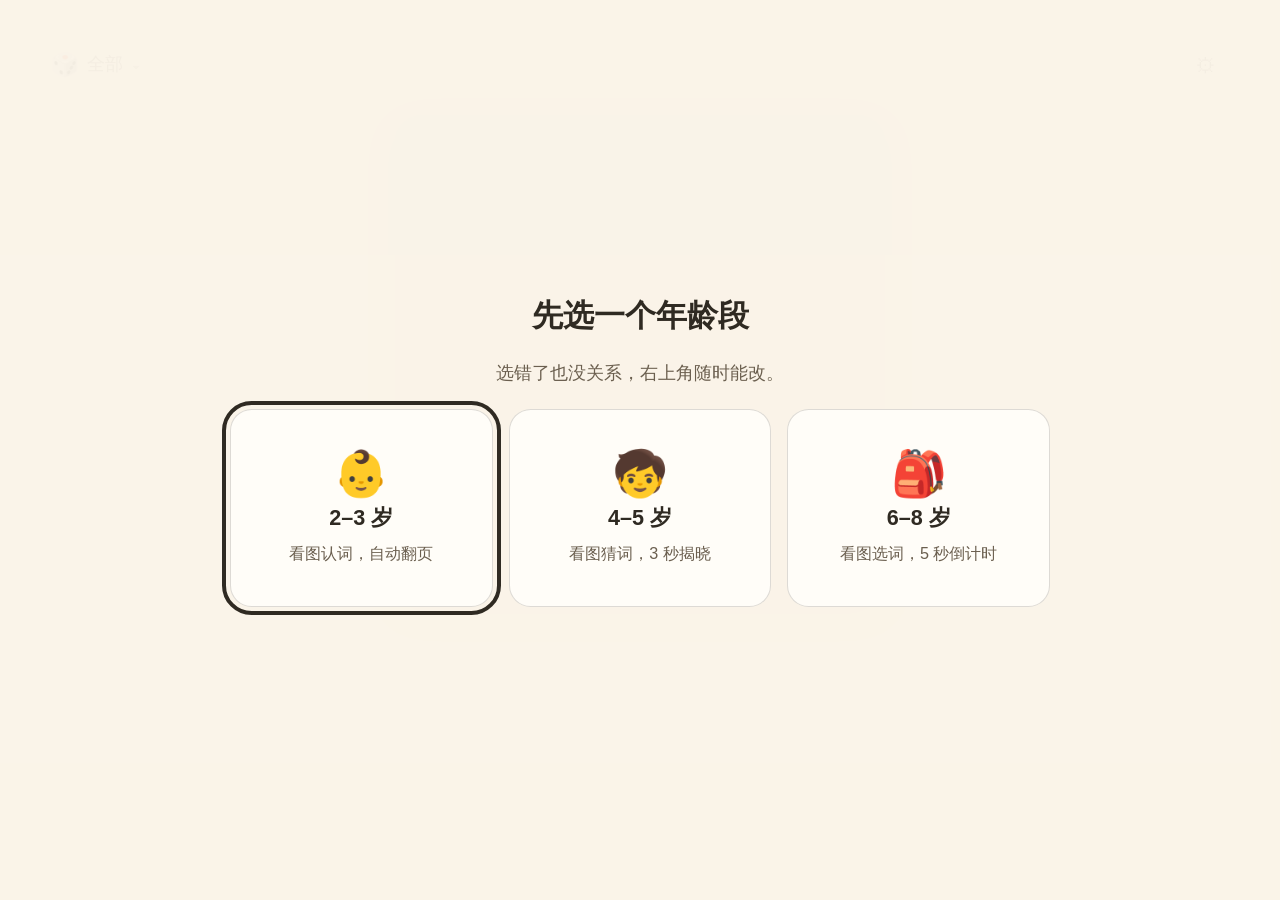
<file: app/index.html>
<!DOCTYPE html>
<html lang="zh-CN">
<head>
<meta charset="utf-8">
<meta name="viewport" content="width=device-width, initial-scale=1, viewport-fit=cover">
<meta name="color-scheme" content="dark">
<title>Bluey 猜词</title>
<script>
  /* 首屏防闪：在样式生效前先把已保存的主题贴到 <html> 上。
     存储键与 src/config.js 的 STORAGE_KEYS.theme 保持一致（bluey.theme.v1）。 */
  try {
    var savedTheme = JSON.parse(localStorage.getItem('bluey.theme.v1'));
    if (savedTheme === 'light' || savedTheme === 'dark') {
      document.documentElement.setAttribute('data-theme', savedTheme);
    }
  } catch (e) {}
</script>
<link rel="stylesheet" href="./styles/tokens.css">
<link rel="stylesheet" href="./styles/base.css">
<link rel="stylesheet" href="./styles/layout.css">
<link rel="stylesheet" href="./styles/components.css">
<link rel="stylesheet" href="./styles/tv.css">
</head>
<body>
<div id="app" class="app" data-status="IDLE" data-mode="reveal">

  <header class="topbar">
    <button class="crumb-btn" id="categoryBtn" type="button">
      <span class="crumb-icon" id="crumbIcon" aria-hidden="true"></span>
      <span class="crumb-name" id="crumbName"></span>
      <span class="crumb-caret" aria-hidden="true">▾</span>
    </button>
    <div class="topbar-right">
      <button class="pill-btn" id="ageBtn" type="button"></button>
      <div class="counter" id="counter" aria-live="polite"></div>
      <button class="icon-btn" id="settingsBtn" type="button">
        <span aria-hidden="true">⚙</span>
      </button>
    </div>
  </header>

  <main class="stage">
    <button class="card" id="cardBtn" type="button">
      <span class="skeleton" id="skeleton" aria-hidden="true"></span>
      <img class="card-img" id="cardImg" alt="" hidden>
      <span class="card-emoji" id="cardEmoji" aria-hidden="true" hidden></span>
    </button>

    <div class="countdown" id="countdown" aria-hidden="true">
      <svg class="ring" viewBox="0 0 100 100">
        <circle class="ring-track" cx="50" cy="50" r="44"></circle>
        <circle class="ring-fill" id="ringFill" cx="50" cy="50" r="44"
                pathLength="100" stroke-dasharray="100" stroke-dashoffset="0"></circle>
      </svg>
      <span class="ring-num" id="ringNum">5</span>
    </div>

    <div class="choices" id="choices" hidden></div>
  </main>

  <section class="answer" id="answer" aria-live="polite">
    <div class="answer-texts">
      <span class="answer-line" id="lineEn">
        <span class="answer-en" id="answerEn"></span>
        <span class="answer-ipa" id="answerIpa"></span>
      </span>
      <span class="answer-line" id="lineZh">
        <span class="answer-zh" id="answerZh"></span>
        <span class="answer-pinyin" id="answerPinyin"></span>
      </span>
    </div>
    <div class="answer-actions">
      <button class="btn btn-ghost" id="speakBtn" type="button"></button>
      <button class="btn btn-primary" id="nextBtn" type="button"></button>
    </div>
  </section>

  <!-- 遥控器提示：只在键盘模式下显示，触摸端不占地方 -->
  <p class="key-hint" id="keyHint" aria-hidden="true"></p>

</div>

<div class="sheet" id="settingsSheet" hidden role="dialog" aria-modal="true" aria-labelledby="sheetTitle">
  <div class="sheet-panel">
    <div class="sheet-head">
      <h2 class="sheet-title" id="sheetTitle"></h2>
      <button class="icon-btn" id="sheetClose" type="button">
        <span aria-hidden="true">✕</span>
      </button>
    </div>
    <div class="sheet-rows" id="sheetRows"></div>
    <p class="sheet-hint" id="sheetHint"></p>
  </div>
</div>

<div class="overlay" id="agePicker" hidden>
  <div class="picker-box">
    <h2 class="picker-title" id="pickerTitle"></h2>
    <p class="picker-hint" id="pickerHint"></p>
    <div class="picker-list" id="pickerList"></div>
  </div>
</div>

<div class="overlay" id="categoryPicker" hidden>
  <div class="picker-box">
    <h2 class="picker-title" id="catTitle"></h2>
    <p class="picker-hint" id="catHint"></p>
    <div class="picker-list picker-list--wide" id="catList"></div>
  </div>
</div>

<div class="overlay" id="overlay" hidden>
  <div class="overlay-box">
    <h2 class="overlay-title" id="overlayTitle"></h2>
    <p class="overlay-text" id="overlayText"></p>
    <pre class="overlay-code" id="overlayCode" hidden></pre>
    <button class="btn btn-primary" id="overlayBtn" type="button"></button>
  </div>
</div>

<div class="toast" id="toast" hidden data-visible="false" role="status"></div>

<script type="module" src="./src/main.js"></script>
</body>
</html>
</file>
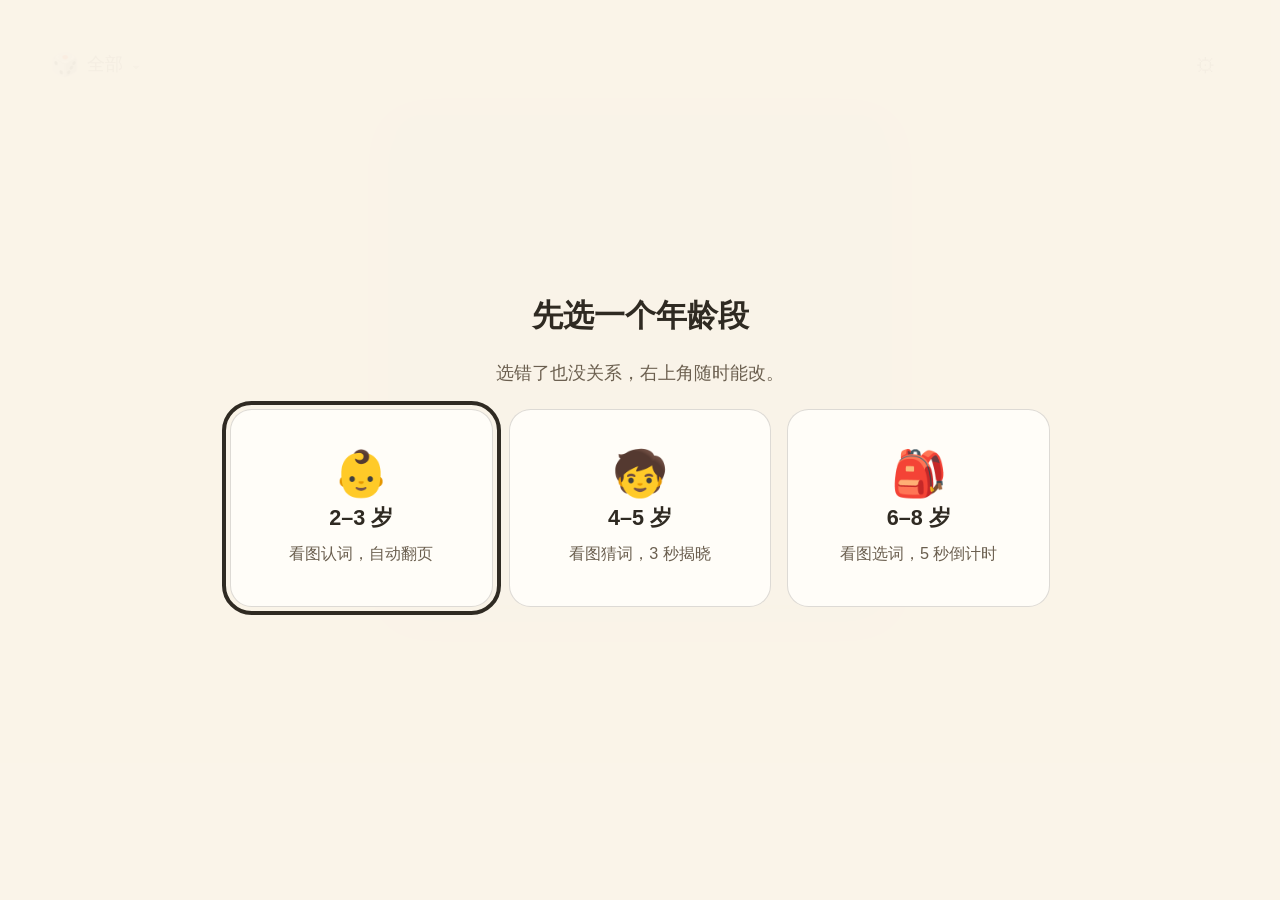
<file: tools/flow-check.html>
<!DOCTYPE html>
<html lang="zh-CN">
<head>
<meta charset="utf-8">
<title>流程自检 · Bluey</title>
<style>
  /* 开发工具，不参与运行时。
     用整屏 iframe 承载 app，再用脚本驱动点击，
     这样能稳定截到「已揭晓」「已作答」「本组完成」这些需要交互才能到达的状态。

     用法：
       flow-check.html?age=toddler
       flow-check.html?age=preschool&flow=reveal
       flow-check.html?age=school&flow=quiz
       flow-check.html?age=school&flow=complete
       flow-check.html?flow=reveal&theme=light
       flow-check.html?flow=settings&vw=390&vh=844   ← 精确视口（390 手机必用）

     三个注意点：
     1) 会把 --dur-* 改成 1ms —— headless 的虚拟时间不推进 CSS transition，
        不改的话截图里答案会卡在半透明（布局可信、颜色不可信）。
     2) theme / age 参数会写 localStorage 再 reload 一次。
     3) 不带 vw 时 iframe 占满窗口。但 Chrome on Windows 窗口最小宽约 504px，
        --window-size=390 布局会按 504 算、截图只截 390px（右缘假裁切）。
        要测 390 必须传 vw=390&vh=844，让 iframe 精确控宽（同 viewport-check 的做法）。 */
  html, body { margin: 0; height: 100%; background: #000; overflow: hidden; }
  iframe { display: block; width: 100vw; height: 100vh; border: 0; }
</style>
</head>
<body>
  <iframe id="app" src="../app/" title="应用"></iframe>
<script>
  var params = new URLSearchParams(location.search);
  var flow = params.get('flow');
  var theme = params.get('theme');
  var age = params.get('age');
  var cat = params.get('cat');
  var vw = parseInt(params.get('vw'), 10);
  var vh = parseInt(params.get('vh'), 10);
  var frame = document.getElementById('app');
  var presetApplied = false;

  // 精确视口：用 iframe 控宽，绕开 Chrome 最小窗口宽度（见样式注释第 3 条）
  if (vw > 0 && vh > 0) {
    frame.style.width = vw + 'px';
    frame.style.height = vh + 'px';
    frame.style.margin = '0 auto';
  }

  function wait(ms) {
    return new Promise(function (r) { setTimeout(r, ms); });
  }

  function click(id) {
    var node = frame.contentDocument.getElementById(id);
    if (node) node.click();
  }

  function clickFirstChoice() {
    var node = frame.contentDocument.querySelector('.choice');
    if (node) node.click();
  }

  function killTransitions() {
    try {
      var root = frame.contentDocument.documentElement;
      root.style.setProperty('--dur-base', '1ms');
      root.style.setProperty('--dur-fast', '1ms');
      root.style.setProperty('--dur-reveal', '1ms');
    } catch (e) {}
  }

  frame.addEventListener('load', function () {
    if ((theme || age || cat) && !presetApplied) {
      presetApplied = true;
      try {
        if (theme) frame.contentWindow.localStorage.setItem('bluey.theme.v1', JSON.stringify(theme));
        if (age) frame.contentWindow.localStorage.setItem('bluey.age.v1', JSON.stringify(age));
        if (cat) frame.contentWindow.localStorage.setItem('bluey.category.v1', JSON.stringify(cat));
        frame.contentWindow.location.reload();
      } catch (e) {}
      return;
    }

    if (!flow) {
      // 没指定流程也要关掉过渡：否则截图会拍到答案淡入的半透明中间态
      setTimeout(killTransitions, 800);
      return;
    }

    (async function () {
      await wait(1300);
      killTransitions();

      if (flow === 'reveal') {
        click('cardBtn');
        return;
      }

      if (flow === 'quiz') {
        clickFirstChoice();
        return;
      }

      if (flow === 'settings') {
        click('settingsBtn');
        return;
      }

      if (flow === 'category') {
        click('categoryBtn');
        return;
      }

      if (flow === 'age') {
        click('ageBtn');
        return;
      }

      if (flow === 'complete') {
        click('cardBtn');
        await wait(400);
        for (var i = 0; i < 20; i++) {
          click('nextBtn');
          await wait(500);
          click('cardBtn');
          await wait(250);
        }
      }
    })();
  });
</script>
</body>
</html>
</file>
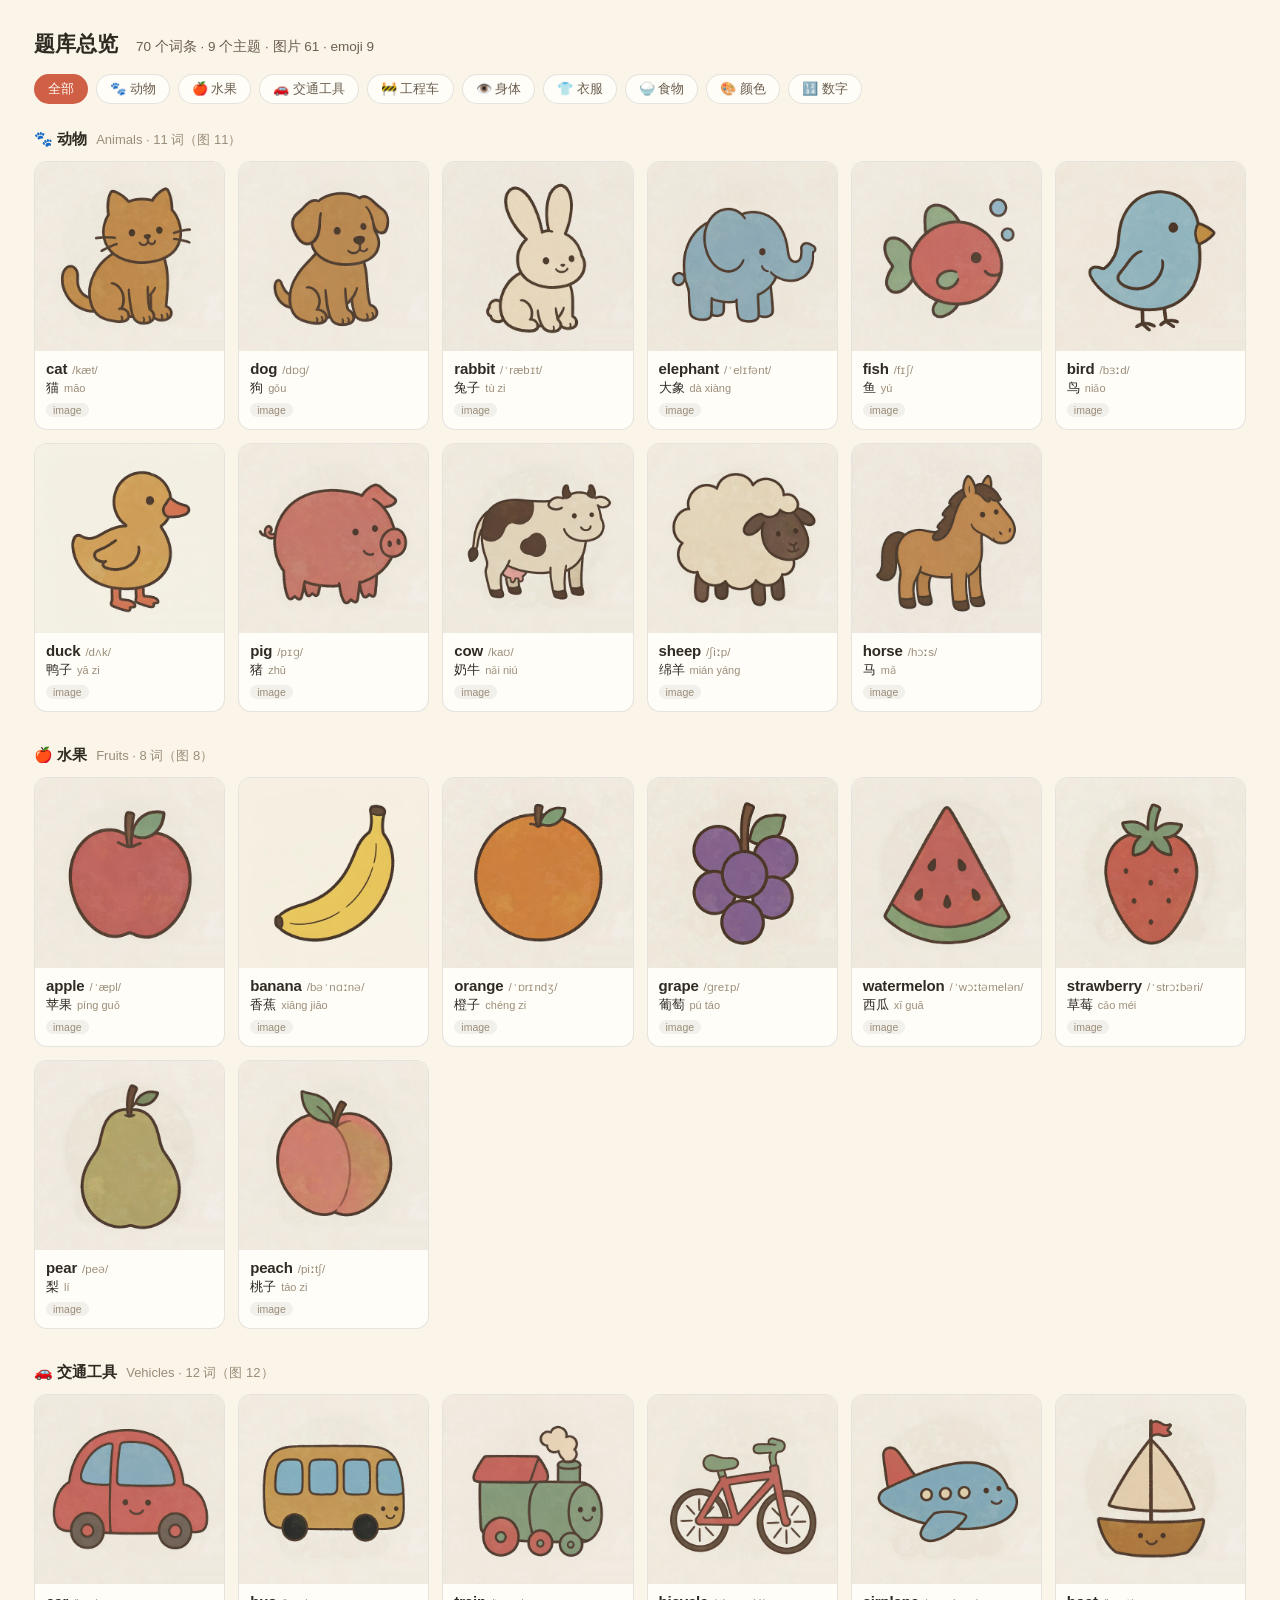
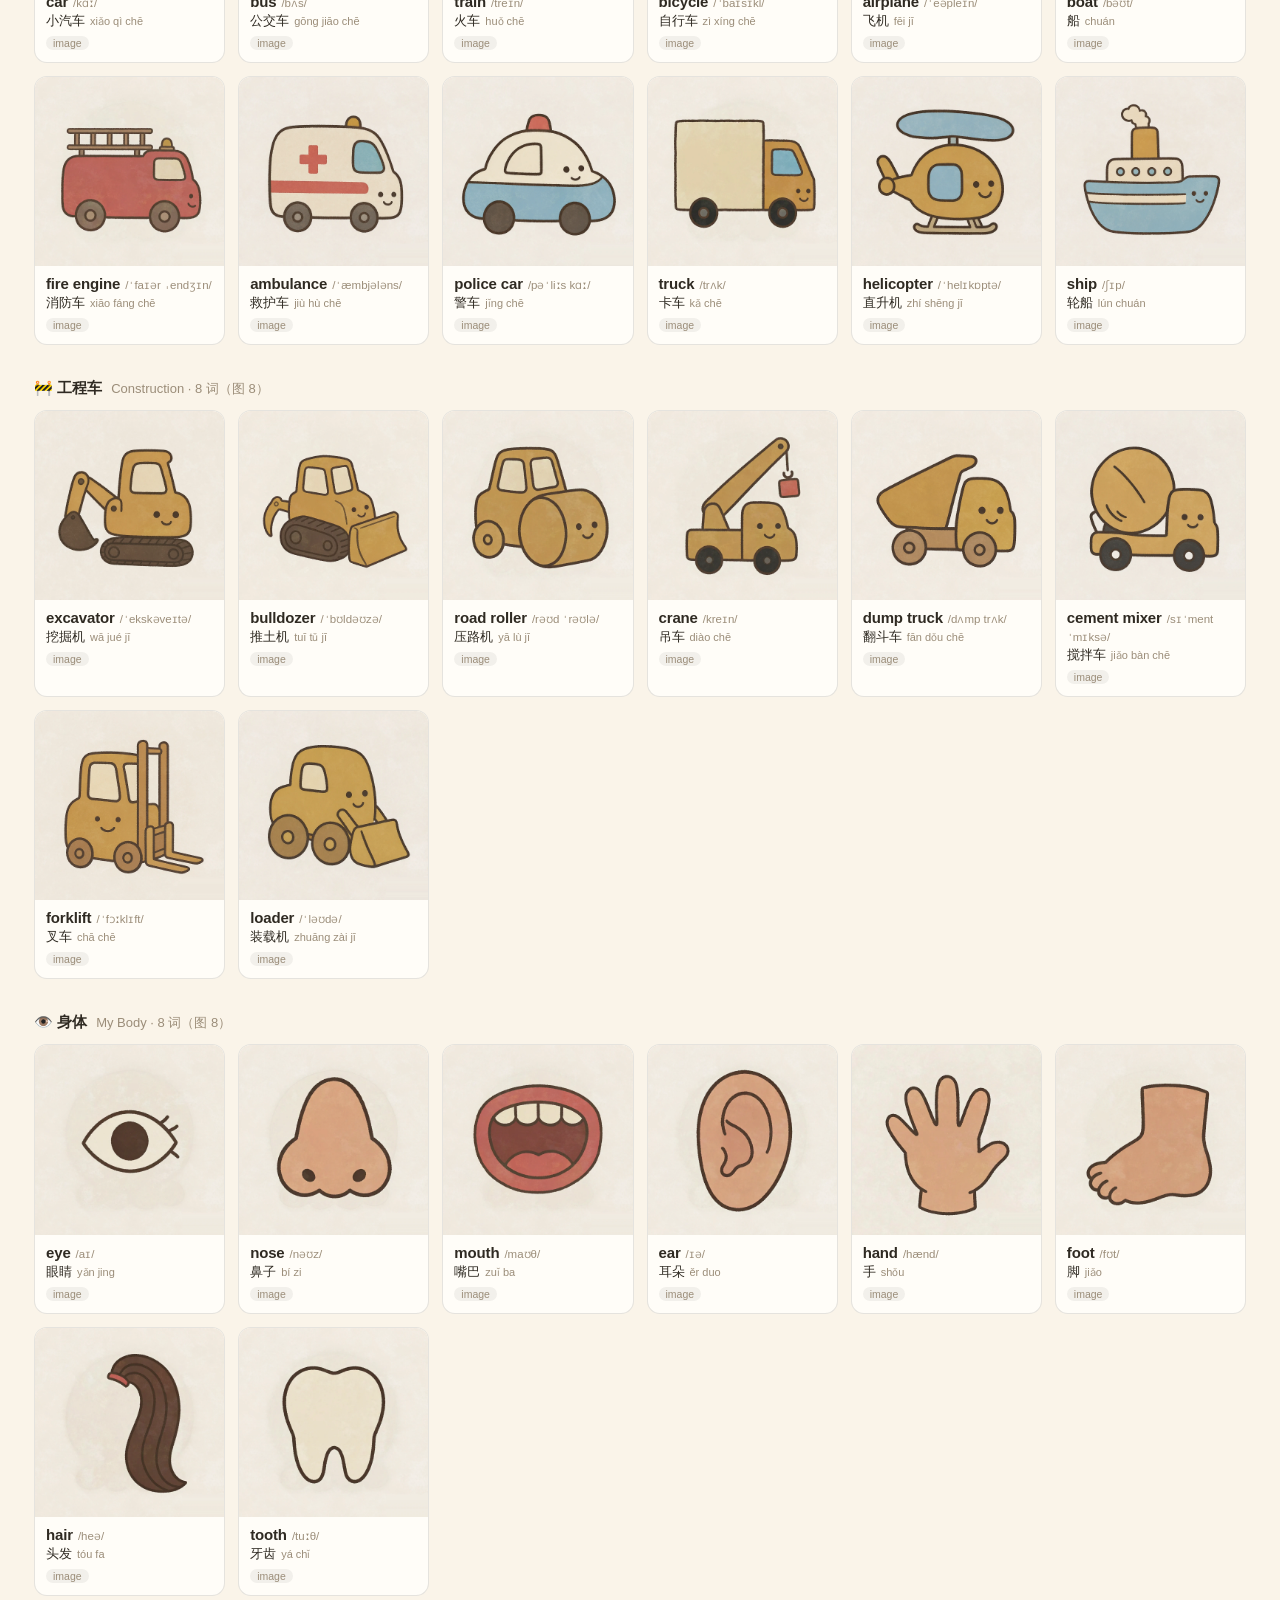
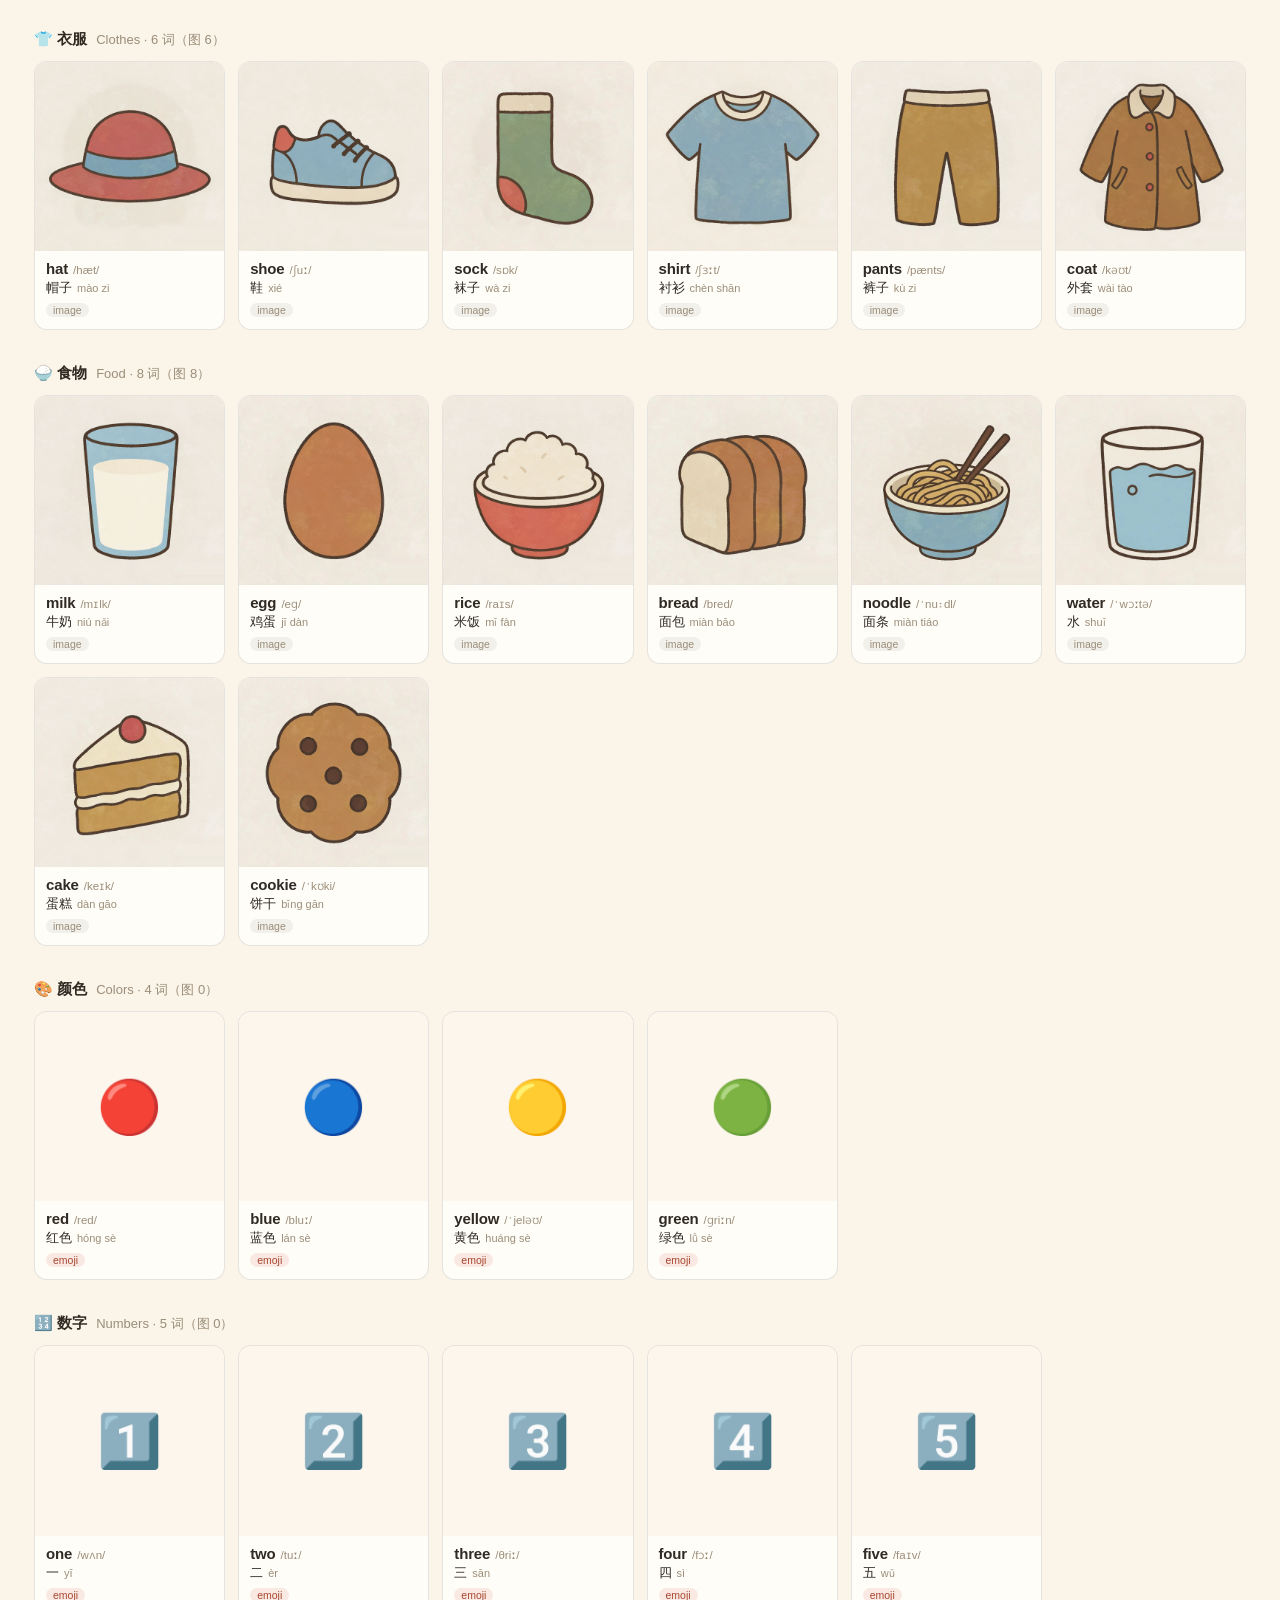
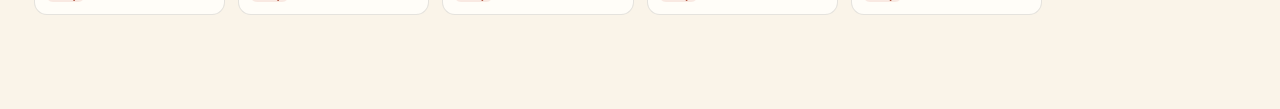
<file: tools/gallery.html>
<!DOCTYPE html>
<html lang="zh-CN">
<head>
<meta charset="utf-8">
<title>题库总览 · Bluey</title>
<style>
  :root {
    --bg: #faf4e9;
    --surface: #fffdf8;
    --text: #2f2a22;
    --muted: #6b5f4f;
    --dim: #9b8d79;
    --line: rgba(47, 42, 34, .12);
    --accent: #cf5f45;
  }
  * { box-sizing: border-box; }
  body {
    margin: 0;
    padding: 30px 34px 60px;
    background: var(--bg);
    color: var(--text);
    font-family: -apple-system, "Segoe UI", "Microsoft YaHei", sans-serif;
  }
  header { display: flex; align-items: baseline; gap: 18px; flex-wrap: wrap; margin-bottom: 6px; }
  h1 { font-size: 21px; margin: 0; font-weight: 600; }
  .meta { color: var(--muted); font-size: 13.5px; }
  .bar { display: flex; gap: 8px; flex-wrap: wrap; margin: 16px 0 26px; }
  .chip {
    padding: 5px 13px; border-radius: 999px; border: 1px solid var(--line);
    background: var(--surface); color: var(--muted); font-size: 13px; cursor: pointer;
  }
  .chip[data-on="true"] { background: var(--accent); color: #fff9f4; border-color: transparent; }
  section { margin-bottom: 34px; }
  h2 {
    font-size: 15px; font-weight: 600; margin: 0 0 12px;
    display: flex; align-items: baseline; gap: 9px;
  }
  h2 .n { color: var(--dim); font-weight: 400; font-size: 13px; }
  .grid { display: grid; grid-template-columns: repeat(auto-fill, minmax(168px, 1fr)); gap: 13px; }
  figure {
    margin: 0; background: var(--surface); border: 1px solid var(--line);
    border-radius: 13px; overflow: hidden;
  }
  .thumb {
    aspect-ratio: 1 / 1; width: 100%; object-fit: contain;
    background: #fdf6ec; display: grid; place-items: center;
    font-size: 52px; line-height: 1;
  }
  figcaption { padding: 9px 11px 11px; }
  .en { font-size: 15px; font-weight: 600; letter-spacing: -.01em; }
  .ipa { font-size: 11.5px; color: var(--dim); margin-left: 5px; }
  .zh { font-size: 13px; margin-top: 2px; }
  .py { font-size: 11px; color: var(--dim); margin-left: 5px; }
  .tag {
    display: inline-block; margin-top: 6px; padding: 1px 7px;
    border-radius: 999px; font-size: 10.5px; background: rgba(47,42,34,.06); color: var(--dim);
  }
  .tag[data-k="emoji"] { background: rgba(207,95,69,.12); color: #a8462f; }
</style>
</head>
<body>

<header>
  <h1>题库总览</h1>
  <span class="meta" id="meta">加载中…</span>
</header>
<div class="bar" id="bar"></div>
<div id="body"></div>

<script type="module">
const ROOT = '../';

async function main() {
  const idx = await (await fetch(ROOT + 'data/questions/index.json', { cache: 'no-cache' })).json();
  const cats = [];

  for (const c of idx.categories) {
    let data;
    try {
      data = await (await fetch(ROOT + 'data/questions/' + c.file, { cache: 'no-cache' })).json();
    } catch (e) { continue; }
    cats.push({ ...c, items: data.items });
  }

  const all = cats.flatMap(c => c.items.map(it => ({ ...it, cat: c })));
  const withImg = all.filter(it => it.media.type === 'image').length;
  const withEmoji = all.filter(it => it.media.type === 'emoji').length;
  document.getElementById('meta').textContent =
    `${all.length} 个词条 · ${cats.length} 个主题 · 图片 ${withImg} · emoji ${withEmoji}`;

  // 主题筛选
  const bar = document.getElementById('bar');
  const mk = (id, label) => {
    const b = document.createElement('button');
    b.className = 'chip'; b.type = 'button'; b.dataset.id = id;
    b.dataset.on = String(id === 'all');
    b.textContent = label;
    b.addEventListener('click', () => {
      [...bar.children].forEach(x => x.dataset.on = String(x.dataset.id === id));
      render(id);
    });
    bar.appendChild(b);
  };
  mk('all', '全部');
  cats.forEach(c => mk(c.id, `${c.icon} ${c.name.zh}`));

  function card(it) {
    const fig = document.createElement('figure');
    const m = it.media;
    let media;
    if (m.type === 'image') {
      media = document.createElement('img');
      media.className = 'thumb';
      media.loading = 'lazy';
      media.src = ROOT + m.src;
      media.alt = (m.alt && (m.alt.zh || m.alt.en)) || it.answer.en;
    } else {
      media = document.createElement('div');
      media.className = 'thumb';
      media.textContent = m.fallbackEmoji || '?';
    }
    const cap = document.createElement('figcaption');
    cap.innerHTML =
      `<div><span class="en"></span><span class="ipa"></span></div>
       <div><span class="zh"></span><span class="py"></span></div>
       <span class="tag" data-k="${m.type}">${m.type}</span>`;
    cap.querySelector('.en').textContent = it.answer.en;
    cap.querySelector('.ipa').textContent = it.answer.ipa || '';
    cap.querySelector('.zh').textContent = it.answer.zh;
    cap.querySelector('.py').textContent = it.answer.pinyin || '';
    fig.append(media, cap);
    return fig;
  }

  function render(id) {
    const host = document.getElementById('body');
    host.textContent = '';
    const list = id === 'all' ? cats : cats.filter(c => c.id === id);
    for (const c of list) {
      const sec = document.createElement('section');
      const h2 = document.createElement('h2');
      h2.textContent = `${c.icon} ${c.name.zh}`;
      const n = document.createElement('span');
      n.className = 'n';
      const imgN = c.items.filter(it => it.media.type === 'image').length;
      n.textContent = `${c.name.en} · ${c.items.length} 词（图 ${imgN}）`;
      h2.appendChild(n);
      const grid = document.createElement('div');
      grid.className = 'grid';
      c.items.forEach(it => grid.appendChild(card(it)));
      sec.append(h2, grid);
      host.appendChild(sec);
    }
  }

  // 支持 ?cat=food 直接定位到某个主题（方便截图和分享）
  const initialCat = (fallback) => {
    const want = new URLSearchParams(location.search).get('cat');
    if (!want) return 'all';
    if (cats.some(c => c.id === want)) {
      [...bar.children].forEach(x => x.dataset.on = String(x.dataset.id === want));
      return want;
    }
    return fallback;
  };

  render(initialCat('all'));
}

main().catch(err => {
  document.getElementById('meta').textContent = '加载失败：' + err.message;
  console.error(err);
});
</script>
</body>
</html>
</file>
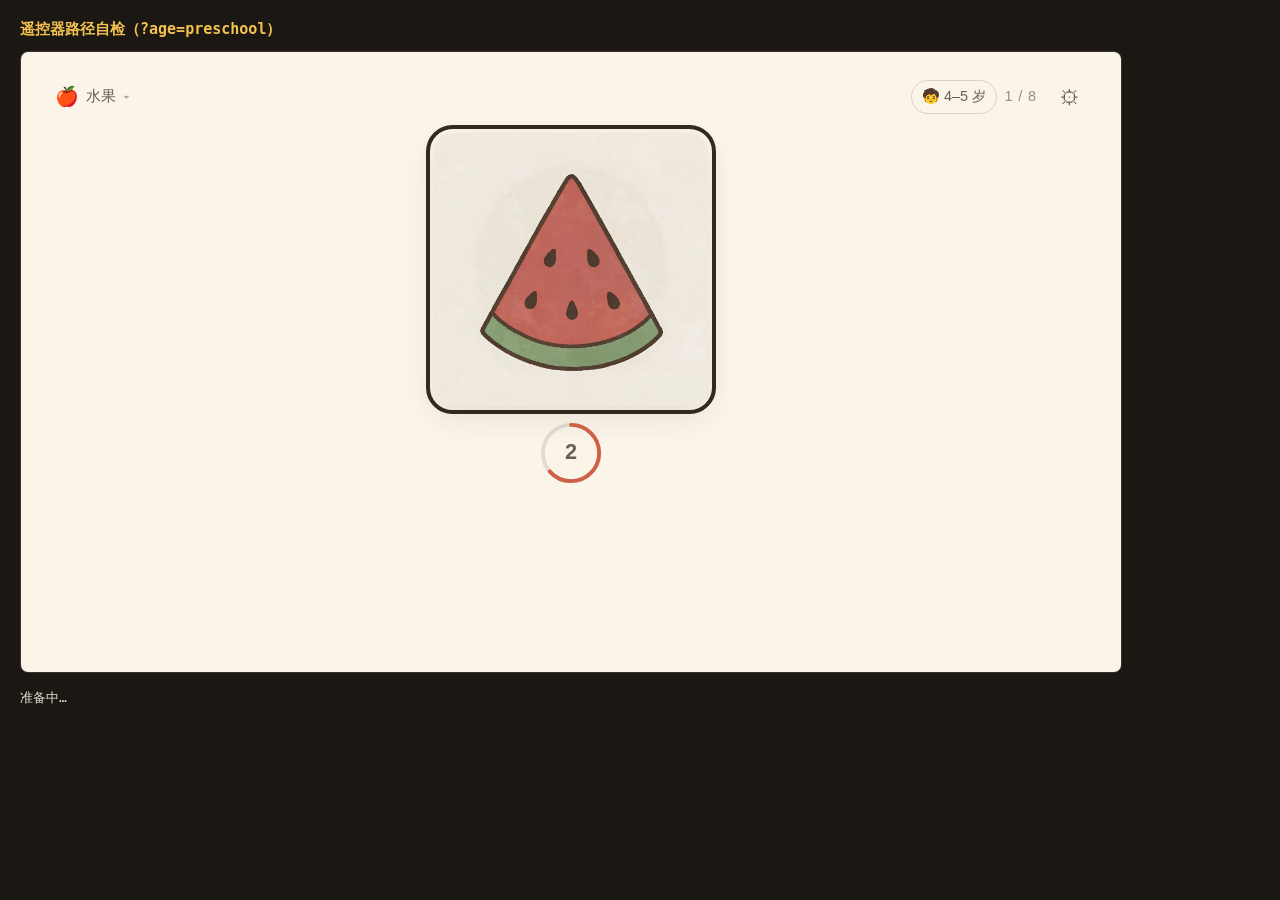
<file: tools/key-check.html>
<!DOCTYPE html>
<html lang="zh-CN">
<head>
<meta charset="utf-8">
<title>遥控器路径自检 · Bluey</title>
<style>
  body { margin:0; padding:20px; background:#1b1712; color:#e8dfd0;
         font-family:ui-monospace,Consolas,monospace; font-size:13px; }
  h1 { font-size:15px; font-weight:600; margin:0 0 12px; color:#f2c14e; }
  #frame { width:1100px; height:620px; border:1px solid #3a3129; border-radius:8px; overflow:hidden; }
  #frame iframe { width:100%; height:100%; border:0; }
  pre { margin-top:14px; line-height:1.7; white-space:pre-wrap; }
  .ok { color:#7bc47f; } .bad { color:#e06c5a; } .dim { color:#8b7f6f; }
</style>
</head>
<body>
<h1>遥控器路径自检（?age=preschool）</h1>
<div id="frame"></div>
<pre id="log">准备中…</pre>

<script>
const params = new URLSearchParams(location.search);
const age = params.get('age') || 'preschool';

const frame = document.createElement('iframe');
frame.id = 'app';
document.getElementById('frame').appendChild(frame);

const log = [];
function say(s, cls) {
  log.push(cls ? `<span class="${cls}">${s}</span>` : s);
  document.getElementById('log').innerHTML = log.join('\n');
}
const sleep = ms => new Promise(r => setTimeout(r, ms));

function win() { return frame.contentWindow; }
function docIn() { return frame.contentDocument; }

function status() {
  const app = docIn().getElementById('app');
  return app ? app.getAttribute('data-status') : '?';
}

function active() {
  const a = docIn().activeElement;
  if (!a || a === docIn().body) return '(无)';
  const id = a.id ? '#' + a.id : '';
  const cls = a.className ? '.' + String(a.className).split(' ')[0] : '';
  const txt = (a.textContent || '').trim().slice(0, 14);
  return `${a.tagName.toLowerCase()}${id}${cls} "${txt}"`;
}

function key(k) {
  const w = win();
  const d = docIn();
  // 注意：必须先把构造函数取出来。写成 new win().KeyboardEvent(...) 会被
  // 解析成 new (win()) 再取属性，直接抛错，整条测试就静默中断了。
  const Ctor = w.KeyboardEvent;
  d.dispatchEvent(new Ctor('keydown', { key: k, bubbles: true, cancelable: true }));
}

window.addEventListener('error', e => say('页面错误: ' + e.message, 'bad'));

async function step(label, k, delay) {
  say(`  · 准备 ${label}${k ? '（将按 ' + k + '）' : ''}`, 'dim');
  if (k) {
    try { key(k); } catch (err) { say('派发按键失败: ' + err.message, 'bad'); return; }
  }
  await sleep(delay || 260);
  say(`  ${k ? '按下 [' + k + '] ' : ''}→ ${label}: status=${status()}  焦点=${active()}`);
}

(async function () {
  win().localStorage.setItem('bluey.age.v1', JSON.stringify(age));
  win().localStorage.setItem('bluey.category.v1', JSON.stringify('fruits'));
  frame.src = '../app/';
  await new Promise(r => frame.addEventListener('load', r, { once: true }));
  await sleep(2200);

  say(`初始: status=${status()}  焦点=${active()}`, 'dim');

  say('\n【1】reveal 模式：Enter 立即揭晓');
  await step('按 Enter 之后', 'Enter', 500);

  say('\n【2】答案态：焦点应在"下一题"');
  await step('检查默认焦点', null, 200);
  await step('ArrowLeft 应移到"再听一次"', 'ArrowLeft', 200);
  await step('ArrowRight 应回"下一题"', 'ArrowRight', 200);

  say('\n【3】Enter 进入下一题');
  await step('按 Enter 之后', 'Enter', 1600);

  say('\n【4】返回键打开设置');
  await step('按 Backspace 之后', 'Backspace', 400);
  const sheetOpen = !docIn().getElementById('settingsSheet').hidden;
  say(`  设置面板 ${sheetOpen ? '已打开 ✓' : '没打开 ✗'}`, sheetOpen ? 'ok' : 'bad');
  say(`  焦点=${active()}`);

  say('\n【5】设置内方向键移动');
  await step('ArrowDown 之后', 'ArrowDown', 200);
  await step('ArrowDown 之后', 'ArrowDown', 200);
  await step('ArrowUp 之后', 'ArrowUp', 200);

  say('\n【6】Esc 关闭设置，焦点应回原处');
  await step('按 Escape 之后', 'Escape', 400);
  const sheetClosed = docIn().getElementById('settingsSheet').hidden;
  say(`  设置面板 ${sheetClosed ? '已关闭 ✓' : '仍打开 ✗'}`, sheetClosed ? 'ok' : 'bad');
  say(`  焦点=${active()}`);

  say('\n【7】quiz 模式：数字键选题');
  win().localStorage.setItem('bluey.age.v1', JSON.stringify('school'));
  docIn().getElementById('ageBtn').click();
  await sleep(500);
  const cards = docIn().querySelectorAll('#pickerList .picker-item');
  if (cards.length) cards[2].click();   // school
  await sleep(2200);
  await step('等待出题后', null, 200);
  await step('按 [3] 之后', '3', 700);

  say('\n完成。', 'ok');
})().catch(e => say('脚本出错: ' + e.message, 'bad'));
</script>
</body>
</html>
</file>
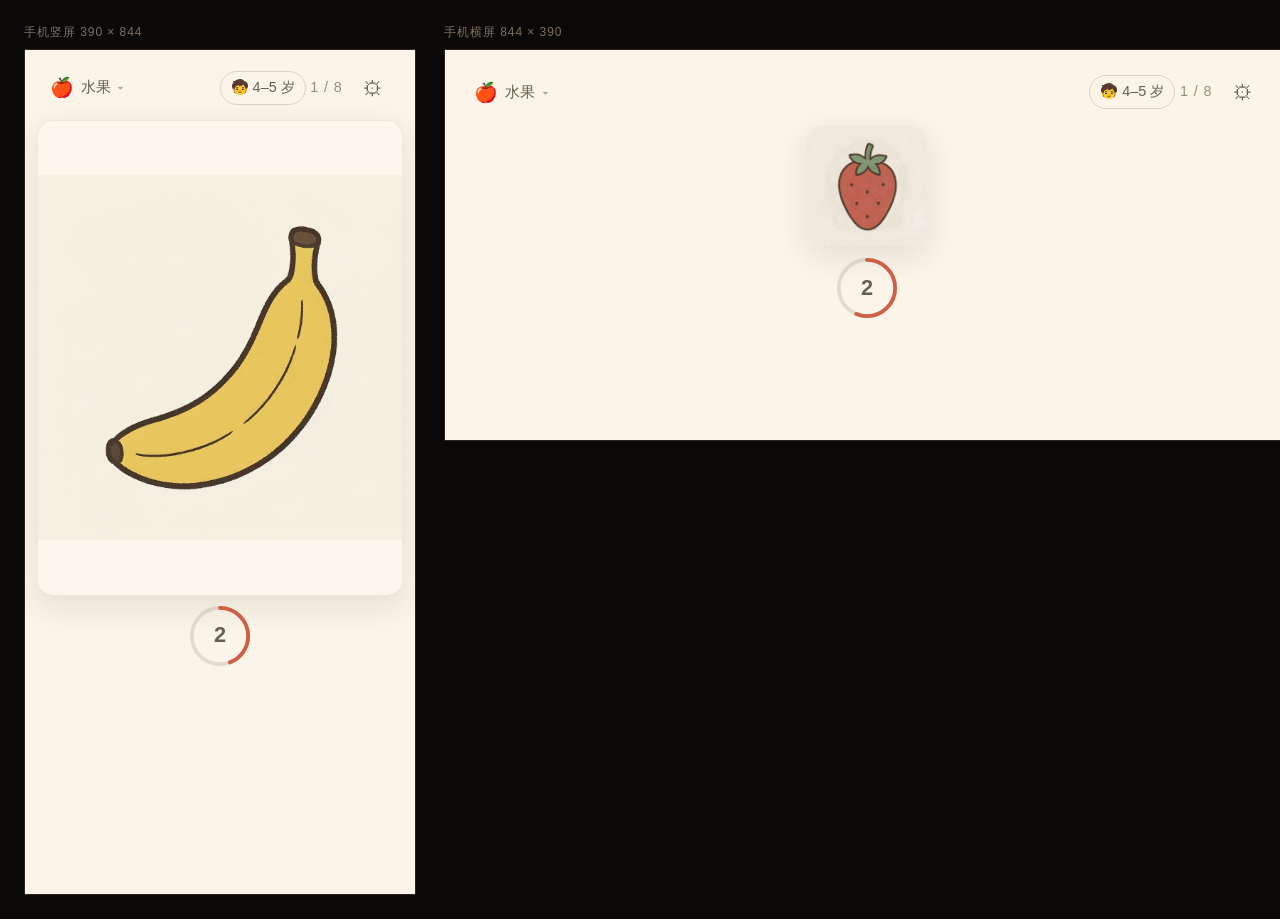
<file: tools/viewport-check.html>
<!DOCTYPE html>
<html lang="zh-CN">
<head>
<meta charset="utf-8">
<title>视口自检 · Bluey</title>
<script>
  /* localStorage 按 origin 共享，所以在这里先写好主题，
     iframe 加载时就已经是目标主题了（放到 body 之后写会晚于 iframe 导航）。 */
  try {
    var q = new URLSearchParams(location.search);
    var th = q.get('theme');
    if (th === 'light' || th === 'dark') {
      localStorage.setItem('bluey.theme.v1', JSON.stringify(th));
    }
    var age = q.get('age');
    if (age) localStorage.setItem('bluey.age.v1', JSON.stringify(age));
  } catch (e) {}
</script>
<style>
  /* 开发工具，不参与运行时。
     为什么需要它：Chrome 在 Windows 上有最小窗口宽度限制（约 500px），
     直接 --window-size=390 布局会按 504px 计算，量出来的手机效果是错的。
     iframe 才能拿到精确的窄视口。

     电视（1920×1080）不要用 iframe 测——嵌套缩放会让 media query 判断失真，
     直接开窗口或 DevTools 设备模式看。 */
  body {
    margin: 0;
    padding: 24px;
    background: #0b0908;
    color: #b9a992;
    font-family: -apple-system, "PingFang SC", "Microsoft YaHei", sans-serif;
    display: flex;
    gap: 28px;
    align-items: flex-start;
  }
  figure { margin: 0; }
  figcaption {
    font-size: 12px;
    letter-spacing: .08em;
    margin-bottom: 8px;
    color: #7d6f5d;
  }
  iframe { border: 1px solid #2b241d; display: block; background: #000; }
  .phone iframe { width: 390px; height: 844px; }
  .landscape iframe { width: 844px; height: 390px; }
  .tablet iframe { width: 1024px; height: 768px; }
</style>
</head>
<body>
  <figure class="phone">
    <figcaption>手机竖屏 390 × 844</figcaption>
    <iframe src="../app/" title="手机竖屏"></iframe>
  </figure>

  <figure class="landscape">
    <figcaption>手机横屏 844 × 390</figcaption>
    <iframe src="../app/" title="手机横屏"></iframe>
  </figure>

  <figure class="tablet">
    <figcaption>平板 1024 × 768</figcaption>
    <iframe src="../app/" title="平板"></iframe>
  </figure>

<script>
  // 加 ?reveal=1 时自动点一下卡片，用来截"已揭晓"态
  var autoReveal = new URLSearchParams(location.search).get('reveal') === '1';

  var frames = document.querySelectorAll('iframe');
  for (var i = 0; i < frames.length; i++) {
    (function (frame) {
      frame.addEventListener('load', function () {
        if (!autoReveal) return;
        setTimeout(function () {
          try {
            var btn = frame.contentDocument.getElementById('cardBtn');
            if (btn) btn.click();
          } catch (e) {
            console.warn('reveal 失败', e);
          }
        }, 1200);
      });
    })(frames[i]);
  }
</script>
</body>
</html>
</file>
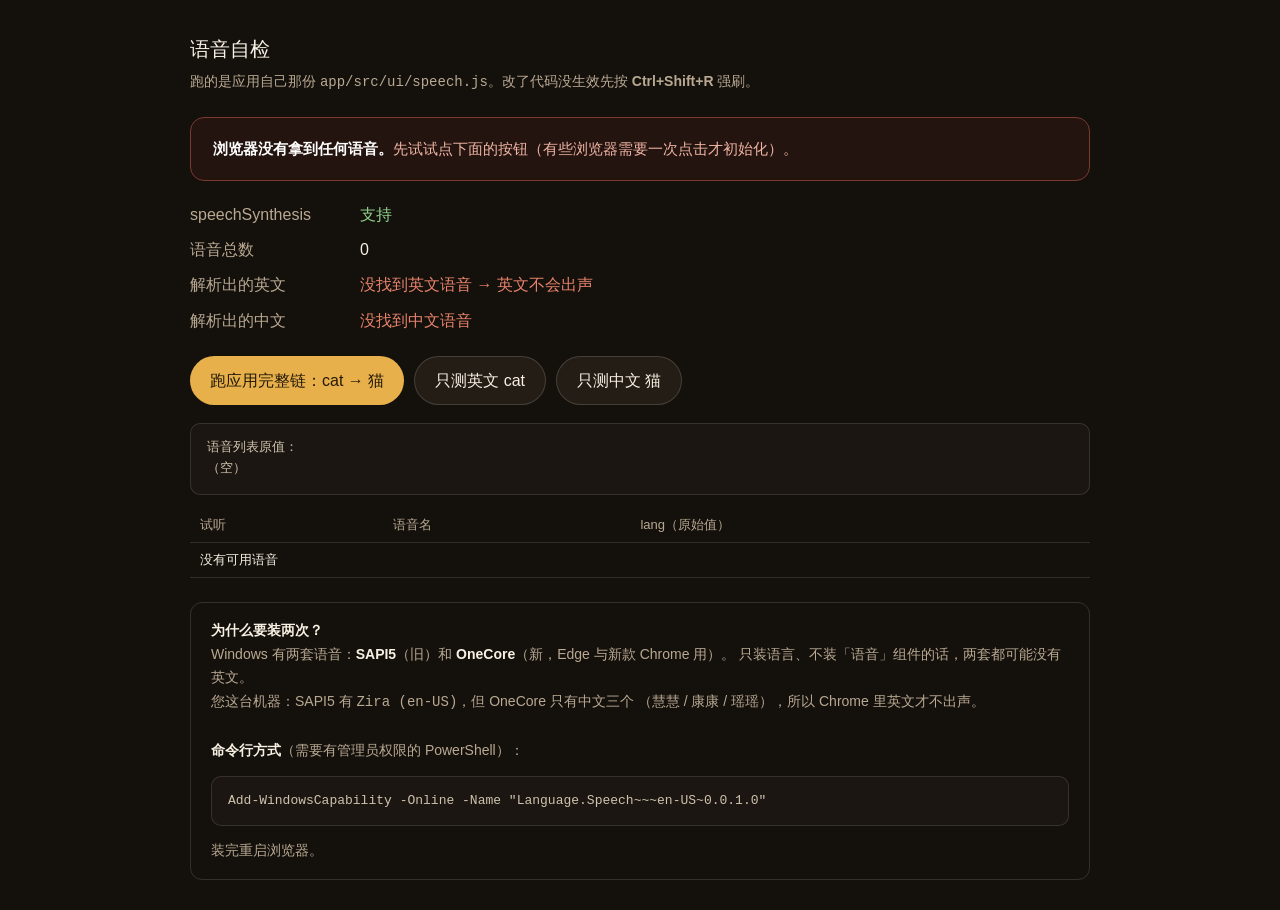
<file: tools/voice-check.html>
<!DOCTYPE html>
<html lang="zh-CN">
<head>
<meta charset="utf-8">
<title>语音自检 · Bluey</title>
<style>
  /* 开发工具，不参与运行时。
     直接 import 应用自己的 app/src/ui/speech.js，
     跑的就是线上同一套逻辑，不另写一份"看起来差不多"的实现。 */
  body {
    margin: 0;
    padding: 32px;
    background: #14100c;
    color: #f7f0e3;
    font-family: -apple-system, "PingFang SC", "Microsoft YaHei", "Segoe UI", sans-serif;
    line-height: 1.7;
  }
  .wrap { max-width: 900px; margin: 0 auto; }
  h1 { font-size: 20px; font-weight: 500; margin: 0 0 4px; }
  .sub { color: #b9a992; font-size: 14px; margin-bottom: 22px; }

  .grid { display: grid; grid-template-columns: 150px 1fr; gap: 8px 20px; margin-bottom: 22px; }
  .k { color: #b9a992; }
  .ok { color: #8fd08a; }
  .bad { color: #e8836b; }

  .btns { display: flex; gap: 10px; margin: 18px 0; flex-wrap: wrap; }
  button {
    padding: 10px 20px; border-radius: 999px; border: 0;
    background: #e8b04b; color: #241a08; font: inherit; font-weight: 500; cursor: pointer;
  }
  button.ghost { background: #241d16; color: #f7f0e3; border: 1px solid rgba(247,240,227,.16); }

  table { width: 100%; border-collapse: collapse; font-size: 13px; margin-top: 6px; }
  th, td { text-align: left; padding: 6px 10px; border-bottom: 1px solid rgba(247,240,227,.12); }
  th { color: #b9a992; font-weight: 500; }

  pre {
    background: #1b1611; border: 1px solid rgba(247,240,227,.12); border-radius: 10px;
    padding: 14px 16px; font-size: 13px; line-height: 1.6; max-height: 320px; overflow: auto;
    white-space: pre-wrap; color: #cfc3ae;
  }
  .tip { margin-top: 24px; padding: 16px 20px; border: 1px solid rgba(247,240,227,.14);
         border-radius: 12px; color: #b9a992; font-size: 14px; }
  .tip b { color: #f7f0e3; }

  .verdict {
    margin: 0 0 20px;
    padding: 18px 22px;
    border-radius: 14px;
    font-size: 15px;
    line-height: 1.75;
    border: 1px solid rgba(247, 240, 227, 0.16);
    background: #1b1611;
    color: #cfc3ae;
  }
  .verdict.good { border-color: #3f7a3a; background: #16200f; color: #b9e0a8; }
  .verdict.bad { border-color: #7a3a2f; background: #24140f; color: #f0b4a4; }
  .verdict b { color: #fff; }
  .verdict ol { margin: 10px 0 0; padding-left: 22px; }
</style>
</head>
<body>
<div class="wrap">
  <h1>语音自检</h1>
  <div class="sub">
    跑的是应用自己那份 <code>app/src/ui/speech.js</code>。改了代码没生效先按 <b>Ctrl+Shift+R</b> 强刷。
  </div>

  <div id="verdict" class="verdict">正在检测……</div>

  <div class="grid">
    <div class="k">speechSynthesis</div><div id="supported">—</div>
    <div class="k">语音总数</div><div id="total">—</div>
    <div class="k">解析出的英文</div><div id="en">—</div>
    <div class="k">解析出的中文</div><div id="zh">—</div>
  </div>

  <div class="btns">
    <button id="runChain">跑应用完整链：cat → 猫</button>
    <button class="ghost" id="runEn">只测英文 cat</button>
    <button class="ghost" id="runZh">只测中文 猫</button>
  </div>

  <pre id="log">（自动检测中……）</pre>

  <table>
    <thead><tr><th>试听</th><th>语音名</th><th>lang（原始值）</th></tr></thead>
    <tbody id="list"></tbody>
  </table>

  <div class="tip">
    <b>为什么要装两次？</b><br>
    Windows 有两套语音：<b>SAPI5</b>（旧）和 <b>OneCore</b>（新，Edge 与新款 Chrome 用）。
    只装语言、不装「语音」组件的话，两套都可能没有英文。<br>
    您这台机器：SAPI5 有 <code>Zira (en-US)</code>，但 OneCore 只有中文三个
    （慧慧 / 康康 / 瑶瑶），所以 Chrome 里英文才不出声。<br><br>
    <b>命令行方式</b>（需要有管理员权限的 PowerShell）：
    <pre>Add-WindowsCapability -Online -Name "Language.Speech~~~en-US~0.0.1.0"</pre>
    装完重启浏览器。
  </div>
</div>

<script type="module">
  import * as speech from '../app/src/ui/speech.js';

  const el = (id) => document.getElementById(id);
  const logEl = el('log');
  let lines = [];

  function log(msg) {
    lines.push(msg);
    logEl.textContent = lines.join('\n');
    logEl.scrollTop = logEl.scrollHeight;
  }

  function clearLog(title) {
    lines = ['=== ' + title + ' ==='];
    logEl.textContent = lines.join('\n');
  }

  // ---- 基本信息 ----
  const report = speech.getVoiceReport();
  el('supported').innerHTML = report.supported
    ? '<span class="ok">支持</span>'
    : '<span class="bad">不支持</span>';
  el('total').textContent = report.total;
  el('en').innerHTML = report.english
    ? '<span class="ok">' + report.english + '</span>'
    : '<span class="bad">没找到英文语音 → 英文不会出声</span>';
  el('zh').innerHTML = report.chinese
    ? '<span class="ok">' + report.chinese + '</span>'
    : '<span class="bad">没找到中文语音</span>';

  // ---- 自动结论 ----
  const verdict = el('verdict');

  function setVerdict(kind, html) {
    verdict.className = 'verdict ' + kind;
    verdict.innerHTML = html;
  }

  const INSTALL_STEPS = `
    <ol>
      <li>按 <b>Win + I</b> 打开 <b>Windows 设置</b>（不是 Chrome 设置）</li>
      <li>左侧「时间和语言」→「语言和区域」</li>
      <li>在「首选语言」里找到 <b>英语（美国）</b> → 点右边 <b>⋯</b> → <b>语言选项</b></li>
      <li>找到「<b>语音</b>」那一项 → 点「下载」，等它装完</li>
      <li>回来刷新本页，再看结论</li>
    </ol>`;

  if (!report.supported) {
    setVerdict('bad', '<b>这个浏览器不支持语音合成</b>，只能看不能说。');
  } else if (report.total === 0) {
    setVerdict('bad', '<b>浏览器没有拿到任何语音。</b>先试试点下面的按钮（有些浏览器需要一次点击才初始化）。');
  } else if (!report.english) {
    setVerdict(
      'bad',
      '<b>这台 Chrome 拿不到英文语音</b> —— 中文能读，英文永远不会出声。' +
        '这不是代码问题，是系统缺英文语音包。' +
        INSTALL_STEPS
    );
  } else {
    setVerdict('good', '<b>英文语音可用：</b>' + report.english + '<br>正在试播 cat……');
    speech.speak('cat', 'en-GB', 0.85).then((ok) => {
      if (ok) {
        setVerdict(
          'good',
          '<b>✅ 英文出声正常。</b>听到声音说明一切就绪。<br>语音：' + report.english
        );
        log('自动试播 cat：✅ 成功');
      } else {
        setVerdict(
          'bad',
          '<b>语音存在，但播放失败。</b>可能是浏览器还没收到用户手势，' +
            '先点页面任意位置，再点「只测英文 cat」。<br>语音：' + report.english
        );
        log('自动试播 cat：❌ 失败（不一定是没语音，可能被手势策略拦了）');
      }
    });
  }

  // ---- 语音列表 ----
  const rows = report.names.map((n, i) => {
    const [name, lang] = n.split(' | ');
    return `<tr>
      <td><button class="ghost" data-i="${i}" style="padding:5px 12px;font-size:12px">播放</button></td>
      <td>${name}</td><td>${lang}</td>
    </tr>`;
  });
  el('list').innerHTML = rows.join('') || '<tr><td colspan="3">没有可用语音</td></tr>';

  const rawVoices = window.speechSynthesis ? window.speechSynthesis.getVoices() : [];

  el('list').addEventListener('click', (e) => {
    const btn = e.target.closest('button[data-i]');
    if (!btn) return;
    const v = rawVoices[Number(btn.dataset.i)];
    if (!v) return;
    try {
      window.speechSynthesis.cancel();
      const u = new SpeechSynthesisUtterance(/^zh/i.test(v.lang) ? '你好' : 'hello');
      u.voice = v;
      u.lang = v.lang;
      u.rate = 0.9;
      u.onstart = () => log('单条播放 onstart: ' + v.name);
      u.onend = () => log('单条播放 onend: ' + v.name);
      u.onerror = (ev) => log('单条播放 onerror: ' + (ev.error || '?') + ' / ' + v.name);
      window.speechSynthesis.speak(u);
    } catch (err) {
      log('单条播放抛错: ' + err.message);
    }
  });

  // ---- 用应用的代码跑 ----
  function watch(target) {
    // speech.js 内部不暴露事件，这里靠耗时判断：够了就打印结果
    const t0 = performance.now();
    target.then((ok) => {
      log((ok ? '✅ 成功' : '❌ 失败') + '（' + Math.round(performance.now() - t0) + 'ms）');
    });
  }

  el('runChain').onclick = () => {
    clearLog('完整链：cat(en-GB) → 猫(zh-CN)');
    speech.unlock();
    watch(speech.speakAll(
      [{ text: 'cat', lang: 'en-GB' }, { text: '猫', lang: 'zh-CN' }],
      0.85
    ));
  };

  el('runEn').onclick = () => {
    clearLog('只测英文 cat（en-GB 请求）');
    speech.unlock();
    watch(speech.speak('cat', 'en-GB', 0.85));
  };

  el('runZh').onclick = () => {
    clearLog('只测中文 猫（zh-CN 请求）');
    speech.unlock();
    watch(speech.speak('猫', 'zh-CN', 0.85));
  };

  log('语音列表原值：\n' + (report.names.join('\n') || '（空）'));
</script>
</body>
</html>
</file>
<file: app/styles/tokens.css>
/* 设计令牌：颜色、字号、间距、动效时长。
   改风格只改这里，不要在组件里写死数值。

   主题：默认深色（客厅夜间为主）；<html data-theme="light"> 切浅色。
   没设置过时跟随系统偏好。 */
:root {
  /* 深色（默认） */
  --bg: #14100c;
  --bg-soft: #1e1813;
  --surface: #241d16;
  --text: #f7f0e3;
  --text-muted: #b9a992;
  --text-dim: #7d6f5d;
  --accent: #e8b04b;
  --accent-ink: #241a08;
  --focus: #ffd166;
  --line: rgba(247, 240, 227, 0.14);

  /* 卡片 */
  --card-bg: #fdf6ec;
  --card-shadow: none;
  --card-border: transparent;
  --skeleton: #f1e7d8;

  /* 浮层遮罩：必须跟着主题走。
     写死成深色的话，浅色主题下 title 用的是深色文字 → 深底深字，完全看不见 */
  --overlay-bg: rgba(20, 16, 12, 0.94);

  /* 倒计时环 */
  --ring-track: rgba(247, 240, 227, 0.12);

  /* 字号：流体缩放，一套代码适配手机到电视 */
  --fs-answer-en: clamp(2.4rem, 8.4vmin, 6.4rem);
  --fs-answer-ipa: clamp(0.95rem, 2.6vmin, 1.9rem);
  --fs-answer-zh: clamp(1.9rem, 6.6vmin, 5rem);
  --fs-pinyin: clamp(0.95rem, 2.2vmin, 1.6rem);
  --fs-body: clamp(0.95rem, 2vmin, 1.35rem);
  --fs-btn: clamp(1rem, 2.2vmin, 1.5rem);
  --fs-counter: clamp(0.9rem, 1.9vmin, 1.3rem);

  /* 尺寸 */
  --ring-size: clamp(64px, 10vmin, 128px);
  --tap-min: clamp(52px, 8vmin, 88px);
  --safe-pad: clamp(12px, 3.2vmin, 56px);

  /* 动效 */
  --dur-fast: 160ms;
  --dur-base: 280ms;
  /* 揭晓动效总时长（图片微放大 + 答案淡入上移，docs/02 F1-8）。
     单独一个变量是为了 reduced-motion 时能保留淡入、只去掉位移 */
  --dur-reveal: 300ms;
  --ease: cubic-bezier(0.22, 0.61, 0.36, 1);

  /* 层级 */
  --z-countdown: 10;
  --z-overlay: 100;
}

/* 浅色 */
:root[data-theme="light"] {
  --bg: #faf4e9;
  --bg-soft: #f2ebde;
  --surface: #fffdf8;
  --text: #2f2a22;
  --text-muted: #6b5f4f;
  --text-dim: #9b8d79;
  --accent: #cf5f45;
  --accent-ink: #fff9f4;
  /* 焦点环用墨色而不是蓝色：蓝色描在珊瑚色按钮上很脏，而且和整盘暖色打架 */
  --focus: #2f2a22;
  --line: rgba(47, 42, 34, 0.16);

  /* 卡片沿用图片自带的米底（#fdf6ec），否则图与卡片之间会露一个方块接缝；
     靠描边和轻投影把卡片和页面分开 */
  --card-bg: #fdf6ec;
  --card-shadow: 0 10px 30px rgba(92, 70, 40, 0.12);
  --card-border: rgba(47, 42, 34, 0.07);
  --skeleton: #f1e8da;

  --ring-track: rgba(47, 42, 34, 0.12);
  --overlay-bg: rgba(250, 244, 233, 0.96);
}

/* 没手动选过主题时，跟随系统 */
@media (prefers-color-scheme: light) {
  :root:not([data-theme]) {
    --bg: #faf4e9;
    --bg-soft: #f2ebde;
    --surface: #fffdf8;
    --text: #2f2a22;
    --text-muted: #6b5f4f;
    --text-dim: #9b8d79;
    --accent: #cf5f45;
    --accent-ink: #fff9f4;
    --focus: #2f2a22;
    --line: rgba(47, 42, 34, 0.16);
    --card-bg: #fdf6ec;
    --card-shadow: 0 10px 30px rgba(92, 70, 40, 0.12);
    --card-border: rgba(47, 42, 34, 0.07);
    --skeleton: #f1e8da;
    --ring-track: rgba(47, 42, 34, 0.12);
    --overlay-bg: rgba(250, 244, 233, 0.96);
  }
}

@media (prefers-reduced-motion: reduce) {
  :root {
    --dur-fast: 1ms;
    --dur-base: 1ms;
  }
}
</file>
<file: app/styles/base.css>
/* reset + 排版基线 */
*,
*::before,
*::after {
  box-sizing: border-box;
}

html,
body {
  margin: 0;
  padding: 0;
  height: 100%;
}

body {
  background: var(--bg);
  color: var(--text);
  font-family: -apple-system, BlinkMacSystemFont, "PingFang SC", "Microsoft YaHei",
    "Segoe UI", Roboto, "Helvetica Neue", sans-serif;
  font-size: var(--fs-body);
  line-height: 1.5;
  -webkit-font-smoothing: antialiased;
  overflow: hidden;
  /* 触摸端去掉双击缩放延迟带来的闪烁 */
  -webkit-tap-highlight-color: transparent;
}

h1,
h2,
p,
pre {
  margin: 0;
}

img {
  display: block;
  max-width: 100%;
}

button {
  font: inherit;
  color: inherit;
  background: none;
  border: 0;
  cursor: pointer;
}

/* 焦点环：绝对不允许 outline:none —— 电视上等于遥控器完全不可用。
   判定用两套：
     1. :focus-visible —— 浏览器自带的启发式，鼠标点击时不触发
     2. html[data-input="key"] —— 我们自己记的输入模式
   为什么要有第二套：TV 浏览器里用 JS focus() 之后 :focus-visible 经常不触发，
   焦点实际在动、但看不见，用户会以为遥控器坏了。 */
:focus-visible,
html[data-input="key"] :focus {
  outline: 4px solid var(--focus);
  outline-offset: 4px;
}

/* 鼠标/触摸模式下不要留常驻描边 */
html[data-input="pointer"] :focus:not(:focus-visible) {
  outline: none;
}

[hidden] {
  display: none !important;
}

.visually-hidden {
  position: absolute;
  width: 1px;
  height: 1px;
  margin: -1px;
  padding: 0;
  overflow: hidden;
  clip: rect(0 0 0 0);
  white-space: nowrap;
}
</file>
<file: app/styles/layout.css>
/* 布局：顶栏 / 舞台 / 答案区 三段式。
   三端差异只在这里处理（media query 只出现在本文件与 tv.css）。 */

.app {
  display: grid;
  /* 中间行必须写 minmax(0,1fr)：1fr 的最小值是 min-content，
     图片的固有尺寸会把行撑开，导致整页溢出错位 */
  /* topbar / 舞台 / 答案 / 遥控器提示条（最后一行平时 display:none，不占高度） */
  grid-template-rows: auto minmax(0, 1fr) auto auto;
  height: 100%;
  min-height: 100dvh;
  padding: var(--safe-pad);
  gap: clamp(8px, 1.6vmin, 24px);
}

/* 防止长答案把整个网格撑宽（否则手机上卡片会被挤出屏幕） */
.app > * {
  min-width: 0;
}

/* ---------- 顶栏 ---------- */
.topbar {
  display: flex;
  align-items: center;
  justify-content: space-between;
  gap: 12px;
  min-height: var(--tap-min);
  padding: 0 clamp(4px, 1vmin, 16px);
}

.crumb-btn {
  display: inline-flex;
  align-items: center;
  gap: 0.45em;
  min-height: clamp(34px, 5vmin, 52px);
  padding: 0 clamp(8px, 1.4vmin, 18px);
  border-radius: 999px;
  border: 1px solid transparent;
  font-size: var(--fs-body);
  color: var(--text-muted);
  transition: color var(--dur-fast) var(--ease), border-color var(--dur-fast) var(--ease);
}

.crumb-btn:hover {
  color: var(--text);
  border-color: var(--line);
}

.crumb-icon {
  font-size: 1.25em;
  line-height: 1;
}

.crumb-caret {
  /* 0.75em 时 ▾ 只有几个像素，看起来像个逗号/分隔点，容易被当成排版错误 */
  font-size: 0.9em;
  opacity: 0.5;
  transform: translateY(1px);
}

.counter {
  font-variant-numeric: tabular-nums;
  font-size: var(--fs-counter);
  color: var(--text-dim);
  letter-spacing: 0.06em;
}

.topbar-right {
  display: inline-flex;
  align-items: center;
  gap: clamp(4px, 1.2vmin, 16px);
}

/* ---------- 舞台 ---------- */
.stage {
  display: grid;
  /* 同上：卡片的图片固有高度会把 1fr 行撑开，必须允许收缩到 0 */
  grid-template-rows: minmax(0, 1fr) auto;
  justify-items: center;
  align-items: center;
  gap: clamp(10px, 2.4vmin, 40px);
  min-height: 0;
  min-width: 0;
}

.countdown {
  display: grid;
  place-items: center;
}

/* ---------- quiz 模式：倒计时挪到舞台右上角 ----------
   选项区要占一整行，倒计时如果还在流内会把图片挤得很小 */
.app[data-mode="quiz"] .stage {
  position: relative;
}

.app[data-mode="quiz"] .countdown {
  position: absolute;
  top: 0;
  right: 0;
  --ring-size: clamp(48px, 6.4vmin, 84px);
  z-index: var(--z-countdown);
  background: var(--bg);
  border-radius: 999px;
  box-shadow: 0 0 0 1px var(--line);
}

/* 卡片 + 2×2 选项 + 答案区同时在流里。
   卡片是"高度约束的方形"（见 components.css），会自动让位，这里只调答案区。 */
.app[data-mode="quiz"] .answer {
  min-height: clamp(100px, 16vh, 200px);
}

/* 矮屏（手机横屏）：选项压扁一点，答案区再收 */
@media (max-height: 560px) {
  .app[data-mode="quiz"] .answer {
    min-height: clamp(64px, 18vh, 110px);
  }

  .app[data-mode="quiz"] .choices {
    width: min(96%, 900px);
    gap: 8px;
  }

  .app[data-mode="quiz"] .choice {
    min-height: clamp(40px, 10vh, 58px);
    font-size: clamp(0.8rem, 2vh, 1.1rem);
  }
}

/* ---------- flashcard 模式：2 岁档，答案区留得宽一些 ---------- */
.app[data-mode="flashcard"] .answer {
  min-height: clamp(140px, 26vh, 320px);
}

.app[data-mode="flashcard"][data-paused="true"] .card::after {
  content: "⏸";
  position: absolute;
  right: clamp(10px, 2vmin, 28px);
  bottom: clamp(6px, 1.6vmin, 22px);
  font-size: clamp(18px, 3vmin, 34px);
  opacity: 0.55;
}

/* ---------- 答案区 ----------
   高度提前占位，用 visibility 切换（不是 display），
   避免揭晓瞬间布局跳动导致孩子视线丢失。 */
.answer {
  display: grid;
  grid-template-columns: minmax(0, 1fr) auto;
  align-items: center;
  gap: clamp(12px, 3vmin, 48px);
  min-height: clamp(132px, 24vh, 300px);
  min-width: 0;
  padding: 0 clamp(4px, 1.5vmin, 24px) clamp(4px, 1vmin, 16px);

  visibility: hidden;
  opacity: 0;
  transform: translateY(10px);
  /* 揭晓动效（docs/02 F1-8）：淡入上移，与图片微放大同一时长 */
  transition: opacity var(--dur-reveal) var(--ease), transform var(--dur-reveal) var(--ease);
}

.answer[data-visible="true"] {
  visibility: visible;
  opacity: 1;
  transform: none;
}

/* reduced-motion：只保留淡入，去掉位移（docs/02 F1-8）。
   注意不能用 tokens 里 --dur-* 全置 1ms 的办法 —— 那会把淡入也杀掉 */
@media (prefers-reduced-motion: reduce) {
  .answer {
    transform: none;
    transition: opacity var(--dur-reveal) var(--ease);
  }
}

/* ---------- 手机竖屏：答案卡片改上下排列 ---------- */
@media (max-width: 600px) {
  .app {
    padding: clamp(10px, 3vmin, 20px);
    gap: 6px;
  }

  .stage {
    grid-template-rows: 1fr auto;
    gap: 8px;
  }

  .answer {
    grid-template-columns: minmax(0, 1fr);
    justify-items: stretch;
    text-align: center;
    align-content: start;
    gap: 10px;
    padding-bottom: 6px;
  }

  .answer-texts {
    justify-content: center;
  }

  .answer-actions {
    justify-content: center;
  }
}

/* ---------- 平板 ---------- */
@media (min-width: 601px) and (max-width: 1200px) {
  .app {
    padding: clamp(16px, 3vmin, 32px);
  }
}

/* ---------- 手机横屏：横屏时答案区回到右侧 ---------- */
@media (max-width: 900px) and (orientation: landscape) {
  .answer {
    grid-template-columns: minmax(0, 1fr) auto;
    justify-items: stretch;
    text-align: left;
    min-height: clamp(88px, 22vh, 180px);
  }

  .answer-texts {
    justify-content: flex-start;
  }

  .answer-actions {
    justify-content: flex-end;
  }
}
</file>
<file: app/styles/components.css>
/* 组件：图片卡片、倒计时环、按钮、答案文本、浮层 */

/* ---------- 图片卡片 ---------- */
.card {
  position: relative;
  display: grid;
  place-items: center;
  /* 布局策略：高度填满所在行，宽度由 aspect-ratio 推出正方形。
     这样无论屏幕多高、下面有几行选项，卡片都会自动让位，永不重叠。
     之前用固定 min(54vh,74vw) 在 quiz/手机上必然溢出。 */
  height: 100%;
  width: auto;
  aspect-ratio: 1 / 1;
  max-width: 100%;
  max-height: 100%;
  padding: 0;
  border-radius: clamp(16px, 3vmin, 40px);
  background: var(--card-bg);
  border: 1px solid var(--card-border);
  box-shadow: var(--card-shadow);
  overflow: hidden;
  transition: transform var(--dur-reveal) var(--ease);
}

.card:disabled {
  cursor: default;
}

/* 揭晓时图片轻微放大，给一个"答案到了"的物理感。
   与答案淡入共用 --dur-reveal（docs/02 F1-8：总时长 300ms） */
.app[data-status="ANSWER_SHOWN"] .card {
  transform: scale(1.02);
}

.card-img {
  width: 100%;
  height: 100%;
  object-fit: contain;
}

.card-emoji {
  font-size: min(34vh, 34vw, 280px);
  line-height: 1;
}

/* 加载骨架 */
.skeleton {
  width: 100%;
  height: 100%;
  background: var(--skeleton);
  animation: skeleton-pulse 1.4s ease-in-out infinite;
}

@keyframes skeleton-pulse {
  0%,
  100% {
    opacity: 0.55;
  }
  50% {
    opacity: 0.9;
  }
}

@media (prefers-reduced-motion: reduce) {
  .skeleton {
    animation: none;
    opacity: 0.8;
  }
  .app[data-status="ANSWER_SHOWN"] .card {
    transform: none;
  }
}

/* ---------- 倒计时环 ---------- */
.countdown {
  position: relative;
  width: var(--ring-size);
  height: var(--ring-size);
}

.ring {
  width: 100%;
  height: 100%;
  display: block;
  transform: rotate(-90deg);
}

.ring-track {
  fill: none;
  stroke: var(--ring-track);
  stroke-width: 6;
}

.ring-fill {
  fill: none;
  stroke: var(--accent);
  stroke-width: 6;
  stroke-linecap: round;
  /* dasharray 由 pathLength=100 归一化，配合 JS 设 stroke-dashoffset */
  stroke-dasharray: 100;
}

.ring-num {
  position: absolute;
  inset: 0;
  display: grid;
  place-items: center;
  font-size: calc(var(--ring-size) * 0.34);
  font-weight: 600;
  font-variant-numeric: tabular-nums;
  color: var(--text-muted);
}

/* ---------- 按钮 ---------- */
.btn {
  display: inline-flex;
  align-items: center;
  justify-content: center;
  min-height: var(--tap-min);
  min-width: var(--tap-min);
  padding: 0 clamp(18px, 3.4vmin, 44px);
  border-radius: 999px;
  font-size: var(--fs-btn);
  font-weight: 500;
  letter-spacing: 0.02em;
  transition: background-color var(--dur-fast) var(--ease),
    transform var(--dur-fast) var(--ease);
}

.btn-primary {
  background: var(--accent);
  color: var(--accent-ink);
}

.btn-primary:hover {
  background: #f0bd5e;
}

.btn-primary:active {
  transform: scale(0.97);
}

/* 次要按钮：再听一次 */
.btn-ghost {
  background: var(--surface);
  color: var(--text);
  border: 1px solid var(--line);
  gap: 0.45em;
}

.btn-ghost:hover {
  border-color: var(--text-dim);
}

.btn-ghost[data-playing="true"] {
  color: var(--accent);
  border-color: var(--accent);
}

/* 顶栏图标按钮（主题切换） */
.icon-btn {
  display: inline-grid;
  place-items: center;
  width: var(--tap-min);
  height: var(--tap-min);
  border-radius: 999px;
  font-size: 1.25rem;
  line-height: 1;
  color: var(--text-muted);
  transition: color var(--dur-fast) var(--ease), background-color var(--dur-fast) var(--ease);
}

.icon-btn:hover {
  color: var(--text);
  background: var(--surface);
}

/* 顶栏胶囊按钮（年龄段） */
.pill-btn {
  display: inline-flex;
  align-items: center;
  min-height: clamp(34px, 5vmin, 52px);
  padding: 0 clamp(10px, 1.6vmin, 20px);
  border-radius: 999px;
  border: 1px solid var(--line);
  background: transparent;
  color: var(--text-muted);
  font-size: var(--fs-counter);
  white-space: nowrap;
  transition: color var(--dur-fast) var(--ease), border-color var(--dur-fast) var(--ease);
}

.pill-btn:hover {
  color: var(--text);
  border-color: var(--text-dim);
}

/* 还没选年龄档时不显示（避免顶栏出现一个空胶囊） */
.pill-btn:empty {
  display: none;
}

/* 年龄段选择页的卡片本身就是 surface，不加额外底板 */
.picker-box {
  color: var(--text);
}

/* ---------- quiz 选项 ---------- */
.choices {
  display: grid;
  grid-template-columns: repeat(2, minmax(0, 1fr));
  gap: clamp(8px, 1.6vmin, 20px);
  width: min(94%, 880px);
  justify-self: center;
}

.choice {
  display: flex;
  align-items: baseline;
  justify-content: center;
  gap: 0.5em;
  min-height: clamp(60px, 11vmin, 128px);
  padding: 0 0.8em;
  border-radius: clamp(12px, 2vmin, 24px);
  background: var(--surface);
  border: 1px solid var(--line);
  color: var(--text);
  font-size: clamp(1.05rem, 2.9vmin, 2.1rem);
  transition: background-color var(--dur-fast) var(--ease), opacity var(--dur-fast) var(--ease),
    border-color var(--dur-fast) var(--ease);
}

.choice-en {
  font-weight: 600;
  letter-spacing: -0.01em;
}

.choice-zh {
  font-size: 0.78em;
  color: var(--text-muted);
}

/* 判定：正确项高亮；选错的那项只降透明度，不出现红叉 */
.choice[data-state="correct"] {
  background: var(--accent);
  border-color: transparent;
  color: var(--accent-ink);
}

.choice[data-state="correct"] .choice-zh {
  color: var(--accent-ink);
  opacity: 0.75;
}

.choice[data-state="wrong"] {
  opacity: 0.45;
}

.choice[data-state="dim"] {
  opacity: 0.35;
}

/* ---------- 年龄段选择 ---------- */
.picker-box {
  width: min(820px, 100%);
  display: grid;
  justify-items: center;
  gap: clamp(14px, 2.4vmin, 30px);
  text-align: center;
}

.picker-title {
  font-size: clamp(1.3rem, 3.4vmin, 2.2rem);
  font-weight: 600;
  color: var(--text);
}

.picker-hint {
  font-size: var(--fs-body);
  color: var(--text-muted);
}

.picker-list {
  display: grid;
  grid-template-columns: repeat(3, minmax(0, 1fr));
  gap: clamp(10px, 1.8vmin, 22px);
  width: 100%;
}

/* 主题多（8 个 + 全部），用 3 列网格会更紧凑 */
.picker-list--wide .picker-item {
  min-height: clamp(110px, 15vmin, 170px);
  padding: clamp(12px, 1.8vmin, 22px);
}

.picker-list--wide .picker-icon {
  font-size: clamp(1.6rem, 3.6vmin, 2.6rem);
}

.picker-item {
  display: grid;
  justify-items: center;
  align-content: center;
  gap: 0.35em;
  min-height: clamp(150px, 22vmin, 240px);
  padding: clamp(14px, 2.4vmin, 30px);
  border-radius: clamp(14px, 2.4vmin, 26px);
  background: var(--surface);
  border: 1px solid var(--line);
  transition: border-color var(--dur-fast) var(--ease), transform var(--dur-fast) var(--ease);
}

.picker-item:hover {
  border-color: var(--text-dim);
}

.picker-item[data-current="true"] {
  border-color: var(--accent);
  border-width: 2px;
}

/* 待配图的主题：看得见但点不进去，避免"点了却是空的" */
.picker-item[data-disabled="true"] {
  opacity: 0.42;
  cursor: not-allowed;
}

.picker-icon {
  font-size: clamp(2rem, 5vmin, 3.4rem);
  line-height: 1;
}

.picker-label {
  font-size: clamp(1.05rem, 2.4vmin, 1.7rem);
  font-weight: 600;
  color: var(--text);
}

.picker-hint {
  max-width: 22em;
}

.picker-item .picker-hint {
  font-size: clamp(0.8rem, 1.8vmin, 1.05rem);
  color: var(--text-muted);
  line-height: 1.5;
}

@media (max-width: 600px) {
  .choices {
    grid-template-columns: minmax(0, 1fr);
  }

  .picker-list {
    grid-template-columns: minmax(0, 1fr);
  }

  .picker-item {
    min-height: auto;
    grid-template-columns: auto 1fr;
    justify-items: start;
    align-items: center;
    gap: 0.2em 0.8em;
    text-align: left;
  }

  .picker-item .picker-hint {
    grid-column: 2;
  }
}

/* ---------- 答案文本 ---------- */
.answer-texts {
  display: flex;
  align-items: baseline;
  flex-wrap: wrap;
  justify-content: flex-start;
  gap: 0.8vmin 3vmin;
  min-width: 0;
}

/* 一行 = 英文+音标，或 中文+拼音。
   flex: 0 0 auto 是关键：整行不允许被压窄。
   空间不够时外层 .answer-texts 会把它整体换到下一行，
   而不是像以前那样把「压路机」和「yā lù jī」压到互相重叠。
   （"road roller" 这类双词答案必然触发，之前只在短词上没暴露） */
.answer-line {
  display: inline-flex;
  align-items: baseline;
  flex-wrap: wrap;
  gap: 0.12em 0;
  flex: 0 0 auto;
  max-width: 100%;
  min-width: 0;
}

/* 中文/拼音/音标一律不收缩；只有英文允许收缩并断行，
   因为英文单词本身可能比容器还宽（cement mixer 在手机竖屏） */
.answer-zh,
.answer-pinyin,
.answer-ipa {
  flex: 0 0 auto;
  min-width: 0;
}

.answer-en {
  flex: 0 1 auto;
  min-width: 0;
  overflow-wrap: anywhere;
}

.answer-en {
  font-size: var(--fs-answer-en);
  font-weight: 600;
  line-height: 1.05;
  letter-spacing: -0.01em;
}

/* 音标：跟着英文走，但要明显小一号、弱一档，
   否则会和单词抢注意力 */
.answer-ipa {
  font-family: "Segoe UI", "Lucida Sans Unicode", "Charis SIL", "DejaVu Sans", serif;
  font-size: var(--fs-answer-ipa);
  font-weight: 400;
  line-height: 1;
  color: var(--text-muted);
  letter-spacing: 0.02em;
  white-space: nowrap;
  margin-left: clamp(6px, 1.4vmin, 18px);
}

.answer-zh {
  font-size: var(--fs-answer-zh);
  font-weight: 500;
  line-height: 1.1;
  color: var(--text);
}

.answer-pinyin {
  font-size: var(--fs-pinyin);
  color: var(--text-muted);
  letter-spacing: 0.08em;
  /* 和中文之间必须留缝。这里不能用 em —— 0.4em 是相对拼音自己的小字号，
     实际只有 5px，肉眼就是「脚jiǎo」粘成一坨。用 vmin 与音标间距同一把尺子 */
  margin-left: clamp(6px, 1vmin, 14px);
}

.answer-actions {
  display: flex;
  gap: 12px;
  justify-content: flex-end;
}

/* ---------- 浮层（错误 / 完成） ---------- */
.overlay {
  position: fixed;
  inset: 0;
  z-index: var(--z-overlay);
  display: grid;
  place-items: center;
  padding: clamp(20px, 5vmin, 64px);
  background: var(--overlay-bg);
}

.overlay-box {
  width: min(720px, 100%);
  display: grid;
  justify-items: start;
  gap: clamp(12px, 2vmin, 24px);
  padding: clamp(24px, 4vmin, 56px);
  border: 1px solid var(--line);
  border-radius: clamp(16px, 2.5vmin, 28px);
  background: var(--surface);
}

.overlay-title {
  font-size: clamp(1.3rem, 3.4vmin, 2.2rem);
  font-weight: 600;
  color: var(--text);
}

.overlay-text {
  font-size: var(--fs-body);
  color: var(--text-muted);
  white-space: pre-wrap;
  line-height: 1.7;
}

.overlay-code {
  width: 100%;
  padding: 12px 16px;
  border-radius: 10px;
  background: var(--bg-soft);
  color: var(--text-dim);
  font-size: 0.85em;
  white-space: pre-wrap;
  overflow-x: auto;
}

/* ---------- 轻提示 ---------- */
.toast {
  position: fixed;
  left: 50%;
  bottom: clamp(16px, 4vmin, 48px);
  transform: translate(-50%, 12px);
  z-index: calc(var(--z-overlay) + 1);
  max-width: min(680px, calc(100% - 32px));
  padding: 12px 20px;
  border-radius: 12px;
  background: var(--surface);
  border: 1px solid var(--line);
  color: var(--text-muted);
  font-size: var(--fs-body);
  line-height: 1.6;
  text-align: center;
  opacity: 0;
  pointer-events: none;
  transition: opacity var(--dur-base) var(--ease), transform var(--dur-base) var(--ease);
}

.toast[data-visible="true"] {
  opacity: 1;
  transform: translate(-50%, 0);
}


/* ---------- 设置面板 ----------
   手机上是从底部升起的抽屉，桌面/TV 上是居中面板。
   每行最小高度用 --tap-min，遥控器才点得准。 */

.sheet {
  position: fixed;
  inset: 0;
  z-index: var(--z-overlay);
  display: grid;
  align-items: end;
  justify-items: center;
  background: rgba(18, 14, 10, 0.58);
  padding: 0;
}

.sheet-panel {
  width: 100%;
  max-width: 620px;
  max-height: 88vh;
  overflow-y: auto;
  display: grid;
  gap: clamp(6px, 1.4vmin, 16px);
  padding: clamp(16px, 3vmin, 30px);
  background: var(--surface);
  border-radius: 22px 22px 0 0;
  box-shadow: 0 -12px 44px rgba(0, 0, 0, 0.22);
  animation: sheet-up var(--dur-base) var(--ease);
}

@keyframes sheet-up {
  from { transform: translateY(18px); opacity: 0; }
  to { transform: translateY(0); opacity: 1; }
}

@media (prefers-reduced-motion: reduce) {
  .sheet-panel { animation: none; }
}

/* 桌面 / 平板 / TV：居中，四边留白，避免面板贴着电视边缘被 overscan 切掉 */
@media (min-width: 900px) {
  .sheet {
    align-items: center;
    padding: clamp(20px, 5vmin, 80px);
  }
  .sheet-panel {
    border-radius: 24px;
    max-width: 760px;
    box-shadow: 0 18px 60px rgba(0, 0, 0, 0.3);
  }
}

.sheet-head {
  display: flex;
  align-items: center;
  justify-content: space-between;
  gap: 12px;
  padding-bottom: 4px;
}

.sheet-title {
  font-size: clamp(1.1rem, 2.4vmin, 1.6rem);
  font-weight: 600;
  color: var(--text);
}

.sheet-rows {
  display: grid;
  gap: clamp(2px, 0.6vmin, 8px);
}

.sheet-row {
  display: flex;
  align-items: center;
  gap: clamp(10px, 2vmin, 24px);
  min-height: var(--tap-min);
  padding: 4px clamp(4px, 1vmin, 12px);
  border-radius: 12px;
  border-bottom: 1px solid var(--line);
}

.sheet-row:last-child {
  border-bottom: none;
}

/* 可点整行：右侧显示当前值 + 箭头 */
.sheet-row--link {
  width: 100%;
  text-align: left;
  color: inherit;
  transition: background-color var(--dur-fast) var(--ease);
}

.sheet-row--link:hover {
  background: var(--bg-soft);
}

.sheet-label {
  font-size: var(--fs-body);
  color: var(--text-muted);
  white-space: nowrap;
}

.sheet-value {
  margin-left: auto;
  font-size: var(--fs-body);
  color: var(--text);
  overflow: hidden;
  text-overflow: ellipsis;
  white-space: nowrap;
}

.sheet-caret {
  font-size: 1.35em;
  line-height: 1;
  color: var(--text-dim);
}

/* 横向单选 */
.seg {
  display: inline-flex;
  margin-left: auto;
  padding: 4px;
  gap: 3px;
  border-radius: 999px;
  background: var(--bg-soft);
}

.seg-item {
  min-height: clamp(34px, 4.6vmin, 52px);
  padding: 0 clamp(10px, 1.8vmin, 22px);
  border-radius: 999px;
  font-size: clamp(0.85rem, 1.8vmin, 1.15rem);
  color: var(--text-muted);
  white-space: nowrap;
  transition: background-color var(--dur-fast) var(--ease), color var(--dur-fast) var(--ease);
}

.seg-item[data-on="true"] {
  background: var(--accent);
  color: var(--accent-ink);
}

.sheet-hint {
  margin-top: clamp(4px, 1vmin, 12px);
  font-size: clamp(0.72rem, 1.5vmin, 0.95rem);
  line-height: 1.6;
  color: var(--text-dim);
  text-align: center;
}

/* ---------- 遥控器提示条 ----------
   只在键盘/遥控器模式下出现。触摸端看不到，不占视觉。 */

.key-hint {
  display: none;
  margin: 0;
  padding-bottom: 2px;
  text-align: center;
  font-size: clamp(0.7rem, 1.35vmin, 0.95rem);
  letter-spacing: 0.04em;
  color: var(--text-dim);
}

html[data-input="key"] .key-hint {
  display: block;
}

.key-hint:empty {
  display: none !important;
}
</file>
<file: app/styles/tv.css>
/* 电视专属：10-foot UI、overscan 安全区、更大的焦点环。
   判据用屏幕尺寸 + 指针能力，不靠 UA 判断设备。 */

@media (min-width: 1600px), ((pointer: none) and (min-height: 700px)) {
  :root {
    --ring-size: clamp(96px, 9vmin, 160px);
    --tap-min: clamp(72px, 7vmin, 104px);
    --fs-body: clamp(1.1rem, 1.5vmin, 1.7rem);
    --fs-btn: clamp(1.2rem, 1.7vmin, 1.8rem);
  }

  /* 电视 overscan：四周留 5%，否则边缘会被裁掉 */
  .app {
    padding: 5vmin 5vw;
  }

  .counter {
    letter-spacing: 0.1em;
  }

  /* 遥控器没有鼠标悬浮，焦点环要更粗更亮才看得出来 */
  :focus-visible {
    outline-width: 6px;
    outline-offset: 6px;
  }

  .card:hover {
    transform: none;
  }
}

/* 电视上禁用 hover 相关的视觉反馈，避免焦点与 hover 混淆 */
@media (hover: none) {
  .btn-primary:hover {
    background: var(--accent);
  }
}
</file>
